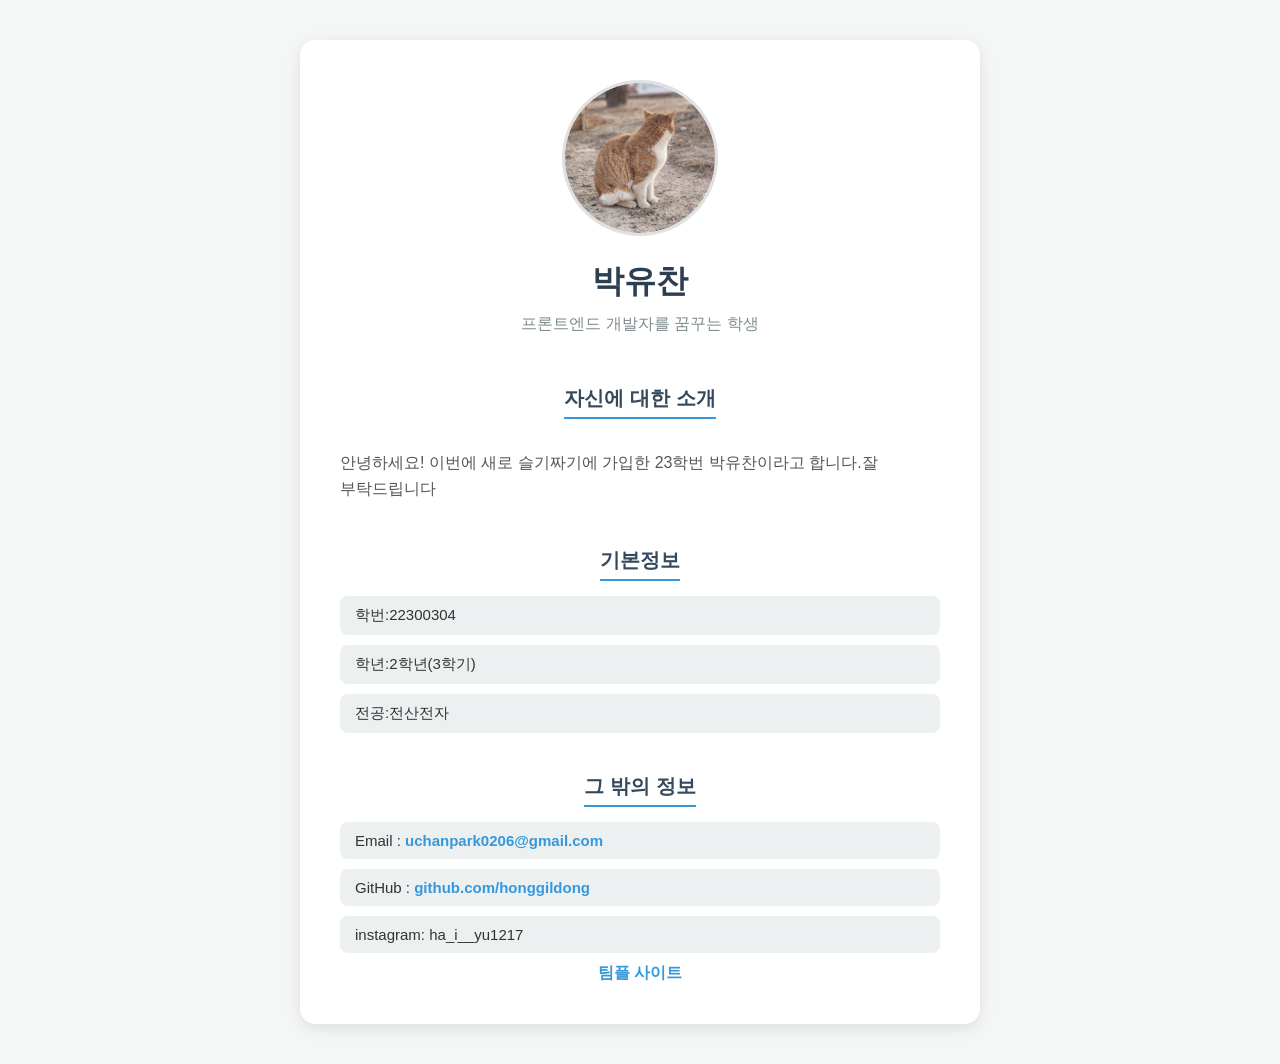
<file: index.html>
<!DOCTYPE html>
<html lang="en">

<head>
    <meta charset="UTF-8">
    <meta name="viewport" content="width=device-width, initial-scale=1.0">
    <title></title>
</head>

<body>
    <!DOCTYPE html>
    <html lang="ko">
    <link href="style.css" rel="stylesheet">

    <head>
        <meta charset="UTF-8">
        <meta name="viewport" content="width=device-width, initial-scale=1.0">
        <title>자기소개 페이지</title>
        <style>
            /* 기본 스타일 초기화 및 배경 설정 */
            body {
                font-family: 'Pretendard', 'Apple SD Gothic Neo', 'Malgun Gothic', sans-serif;
                background-color: #f4f7f6;
                color: #333;
                margin: 0;
                padding: 40px 20px;
                display: flex;
                justify-content: center;
            }

            /* 메인 컨테이너 (div 사용) */
            .profile-container {
                background-color: #ffffff;
                width: 100%;
                max-width: 600px;
                padding: 40px;
                border-radius: 15px;
                box-shadow: 0 4px 15px rgba(0, 0, 0, 0.1);
                text-align: center;
            }

            /* 프로필 이미지 (img 사용) */
            .profile-img {
                width: 150px;
                height: 150px;
                border-radius: 50%;
                object-fit: cover;
                margin-bottom: 20px;
                border: 3px solid #e0e0e0;
            }

            /* 제목 스타일 (h1, h2, h3 사용) */
            h1 {
                margin: 0 0 10px 0;
                color: #2c3e50;
            }

            h2 {
                font-size: 20px;
                color: #34495e;
                border-bottom: 2px solid #3498db;
                display: inline-block;
                padding-bottom: 5px;
                margin-top: 30px;
                margin-bottom: 15px;
            }

            h3 {
                font-size: 16px;
                color: #7f8c8d;
                margin: 0 0 20px 0;
                font-weight: normal;
            }

            /* 본문 (p 사용) */
            p {
                line-height: 1.6;
                color: #555;
                text-align: left;
                word-break: keep-all;
            }

            /* 리스트 스타일 (ul, li 사용) */
            ul {
                list-style-type: none;
                padding: 0;
                margin: 0;
                text-align: left;
            }

            li {
                background-color: #ecf0f1;
                margin-bottom: 10px;
                padding: 10px 15px;
                border-radius: 8px;
                font-size: 15px;
            }

            /* 링크 스타일 (a 사용) */
            a {
                color: #3498db;
                text-decoration: none;
                font-weight: bold;
            }

            a:hover {
                text-decoration: underline;
                color: #2980b9;
            }
        </style>
    </head>

    <body>

        <div class="profile-container">

            <img src="KakaoTalk_20260921_195948992.jpg" alt="프로필 사진" class="profile-img">

            <h1>박유찬</h1>

            <h3>프론트엔드 개발자를 꿈꾸는 학생</h3>

            <h2>자신에 대한 소개</h2>
            <p>안녕하세요! 이번에 새로 슬기짜기에 가입한 23학번 박유찬이라고 합니다.잘 부탁드립니다
            <h2>기본정보</h2>
            <ul>
                <li>학번:22300304</li>
                <li>학년:2학년(3학기)</li>
                <li>전공:전산전자</li>
            </ul>

            <h2>그 밖의 정보</h2>
            <ul>
                <li>Email : <a href="mailto:uchanpark0206@gmail.com">uchanpark0206@gmail.com</a></li>
                <li>GitHub : <a href="https://github.com" target="_blank">github.com/honggildong</a></li>
                <li>instagram: ha_i__yu1217</li>
            </ul>

            <a href="main.html">팀플 사이트</a>

        </div>

    </body>

    </html>
</body>

</html>
</file>
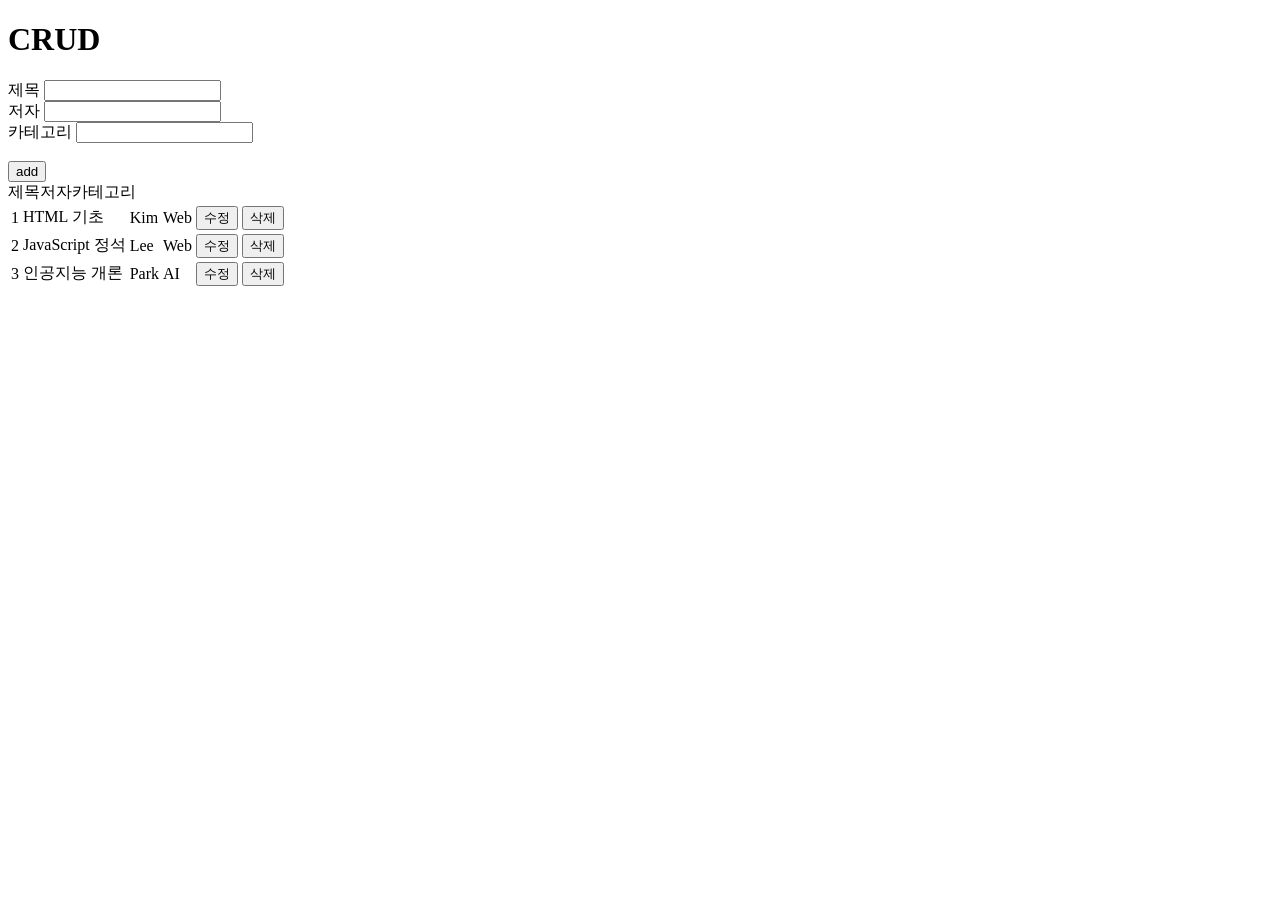
<file: capy.html>
<!DOCTYPE html>
<html lang="en">

<head>
    <meta charset="UTF-8">
    <meta name="viewport" content="width=device-width, initial-scale=1.0">
    <title>Document</title>
</head>

<body>
    <header>
        <h1>CRUD</h1>
    </header>
    <main>
        <div id="input">
            <form>
                <label>제목</label>
                <input type="text" id="title"><br>
                <label>저자</label>
                <input type="text" id="author"><br>
                <label>카테고리</label>
                <input type="text" id="category"><br>

                <br>
                <button type="button" id="add">add</button>
            </form>

        </div>

        <div id="output">
            <table>
                <tr>제목</tr>
                <tr>저자</tr>
                <tr>카테고리</tr>
                <thead id="new_table">
                </thead>
            </table>

        </div>
    </main>
    <footer>

    </footer>

</body>

<script>
    let books = [
        { id: 1, title: "HTML 기초", author: "Kim", category: "Web" },
        { id: 2, title: "JavaScript 정석", author: "Lee", category: "Web" },
        { id: 3, title: "인공지능 개론", author: "Park", category: "AI" }
    ];
    function render() {
        new_table.innerHTML = "";

        books.forEach(b => {
            const tr = document.createElement("tr")//따옴표 필수
            tr.innerHTML = `
            <td>${b.id}</td>
            <td>${b.title}</td>
            <td>${b.author}</td>
            <td>${b.category}</td>
            <td>
                <button  onclick="eBook(${b.id})">수정</button>
                <button  onclick="dBook(${b.id})">삭제</button>
            </td>
            `
            new_table.appendChild(tr);//따옴표 있으면 안됨


        })
    }
    render();
    editid = null;//3.에 사용


    //2.add기능 구현하기
    const title_input = document.getElementById("title");//따옴표 중요!!
    const author_input = document.getElementById("author");
    const category_input = document.getElementById("category");
    newid = 4
    add.addEventListener("click", function () {
        const added_date = {//!!
            id: newid,
            title: title_input.value,
            author: author_input.value,
            category: category_input.value
        };

        if (editid === null) {

            books.push(added_date);
            render();
            newid++;
        }

        else {

            const location = books.findIndex(b => b.id === editid)//!!
            added_date.id = editid
            books[location] = added_date
            add.innerText = "add";
            render();
        };


    })
    //3.수정 기능
    function eBook(num) {
        const book = books.find(b => b.id === num);
        title_input.value = book.title
        author_input.value = book.author
        category_input.value = book.category
        add.innerText = "수정"
        newid = id
        editid = id;

    }
    //4 삭제
    function dBook(id) {
        books = books.filter(b => b.id !== id);
        //없앤 다음의 아이디 -1해야함
        let crnet_id = 1;
        books.forEach(b => {
            b.id = crnet_id;
            crnet_id++;
        });
        newid = books.length + 1;
        render();


    }





</script>

</html>
</file>
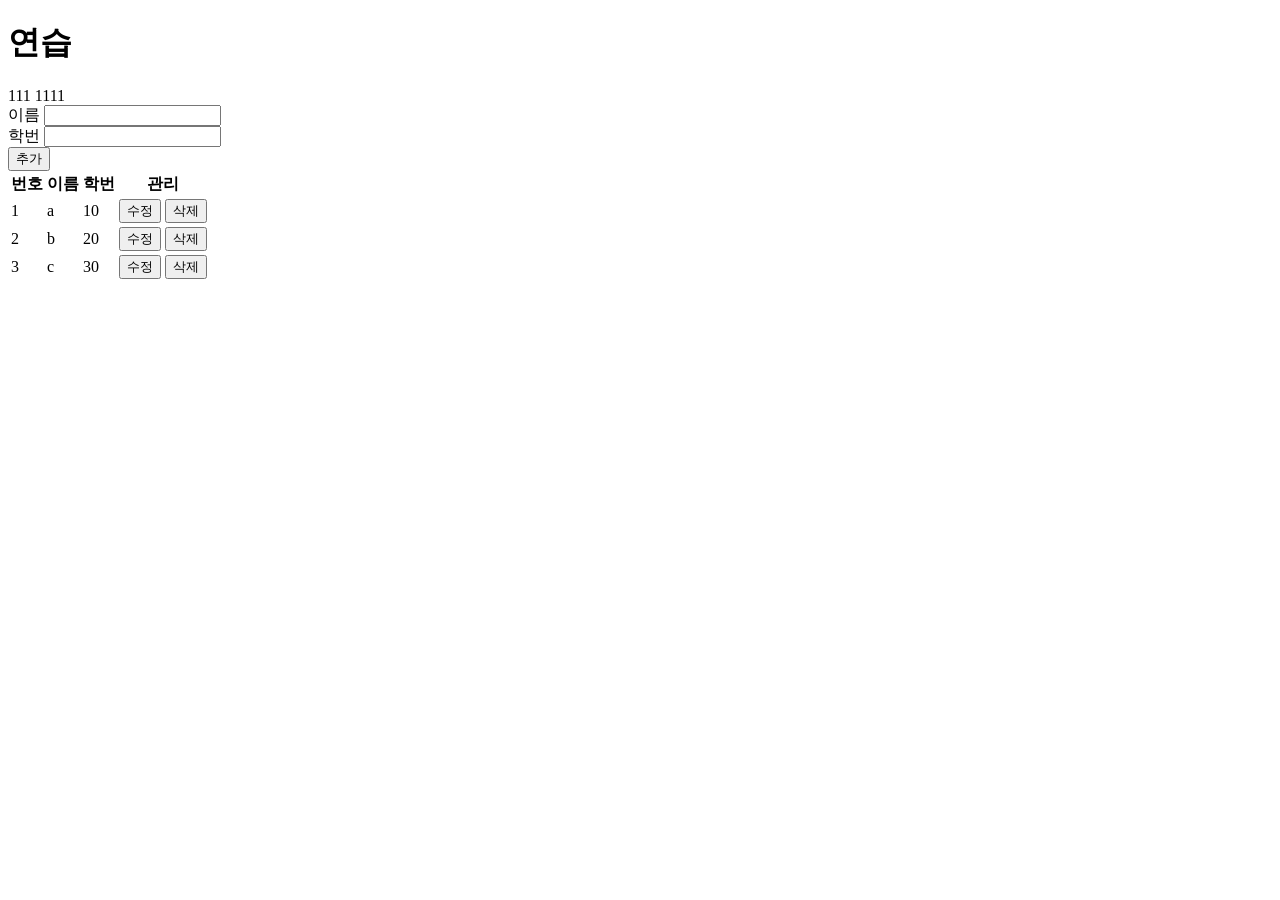
<file: onlyme.html>
<!DOCTYPE html>
<html lang="en">

<head>
    <meta charset="UTF-8">
    <meta name="viewport" content="width=device-width, initial-scale=1.0">
    <title>Document</title>
</head>

<body>
    <h1>연습</h1>
    111 1111
    <form>
        <label>이름</label>
        <input type="text" id="name"><br>
        <label>학번</label>
        <input type="number" id="s_id"><br>
        <button type=button id="add">추가</button>
    </form>
    <table>
        <thead>
            <tr>
                <th>번호</th>
                <th>이름</th>
                <th>학번</th>
                <th>관리</th>

            </tr>

        </thead>
        <tbody id="table">

        </tbody>
    </table>

</body>
<script>
    let ex = [
        { id: 1, name: "a", s_id: 10 },
        { id: 2, name: "b", s_id: 20 },
        { id: 3, name: "c", s_id: 30 }
    ]
    let check = null;
    function render() {//내용들을 볼수 있게하는거
        //따옴표를 자주 까먹음
        //tr을 만들어서 ex값을 table에 넣기
        table.innerHTML = "";
        ex.forEach(b => {
            const tr = document.createElement("tr");//
            tr.innerHTML = `
            <td>${b.id}</td>
            <td>${b.name}</td>
            <td>${b.s_id}</td>
            <td>
                <button onclick="e(${b.id})">수정</button>
                <button onclick="d(${b.id})">삭제</button>
            </td>
            `;//onclick="함수명(${b.id})"
            table.appendChild(tr);//
        }
        )
        check = null; //수정의 의 결로로 들어온 값인지 아님 저장하려는 값이니 확인하기 위한
    }




    const namein = document.getElementById("name");//따옴표!!
    const Sidin = document.getElementById("s_id");
    let line = 4;


    add.addEventListener("click", function () {//폼의 추가 버튼을 누르면 form에 있는 단어들이 배열에 들어간다.
        //폼에 있는 값들을 배열에 넣기
        //새로운 대이터를 집어넣게 위해 새로운 데이터 뭉치를 만들어서 그걸 다시 기존 대이터에 저장하기
        const new_data = {//폼에 있는 데이터를 넣어준 배열
            name: namein.value,
            s_id: Sidin.value
        }
        if (check === null) {
            new_data.id = line;
            ex.push(new_data);
            render();
            line++;
        }
        else {
            const location = ex.findIndex(b => b.id === check)
            new_data.id = check;
            //ex[location].id = check;
            ex[location] = new_data;
            render();
            check = null;
            add.innerText = "저장"

        }
    })
    /* add.addEventListener("click",function(){//폼의 추가 버튼을 누르면 form에 있는 단어들이 배열에 들어간다.
        //폼에 있는 값들을 배열에 넣기
        //새로운 대이터를 집어넣게 위해 새로운 데이터 뭉치를 만들어서 그걸 다시 기존 대이터에 저장하기
        const new_data={//폼에 있는 데이터를 넣어준 배열
            name:namein.value,
            s_id:Sidin.value
        }
        new_data.id = line;
        ex.push(new_data);
        render();
        line++;
    })*/





    //수정
    //버튼에 onclick="힘수명()"
    function e(n) {
        add.innerText = "수정"
        //해당 아이디에 있는값 = >폼으로
        //n이 해당한 부분을 찾기
        const target = ex.find(b => b.id == n);
        namein.value = target.name;
        Sidin.value = target.s_id;
        //그리고 폼으로 올린 내용들을 다시 그 장소에 넣는다
        check = n;
    }
    render();
    //삭제
    function d(n) {
        ex = ex.filter(b => b.id != n);
        render();



    }
</script>


</html>
</file>
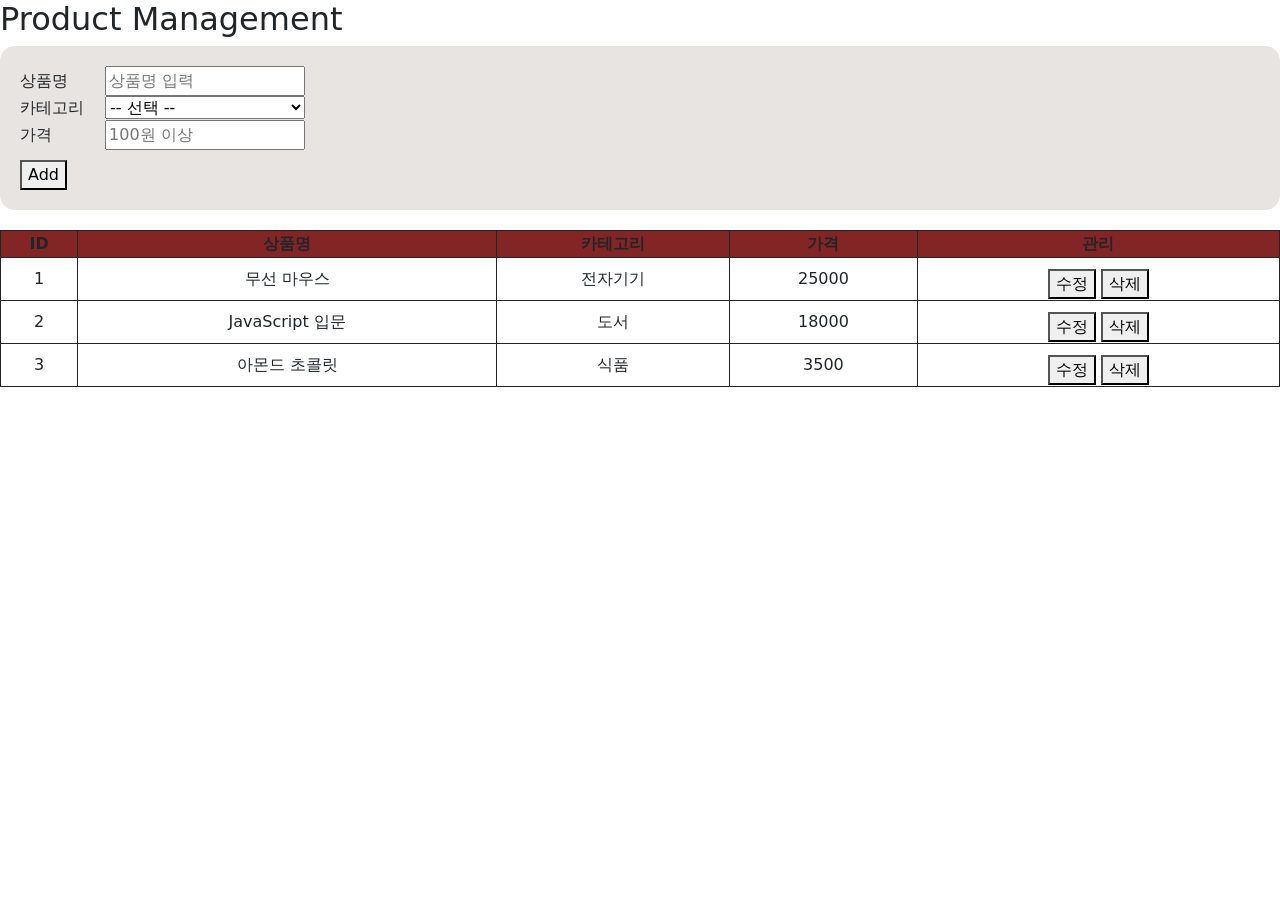
<file: rensuu.html>
<!DOCTYPE html>
<html lang="ko">

<head>
    <meta charset="UTF-8">
    <title>실습시험 - 상품 관리 CRUD</title>
    <link href="https://cdn.jsdelivr.net/npm/bootstrap@5.3.8/dist/css/bootstrap.min.css" rel="stylesheet">
    <style>
        form {
            background-color: rgb(231, 228, 225);
            padding: 20px;
            border-radius: 15px;
        }



        label {
            width: 80px;

        }



        input,
        select {

            width: 200px;
        }

        button {
            margin-top: 10px;

        }

        table {
            width: 100%;
            border-collapse: collapse;
            margin-top: 20px;
        }

        th,
        td {
            border: 1px solid;
            text-align: center;
        }

        th {
            background-color: #842525;
        }
    </style>
</head>

<body>

    <h2>Product Management</h2>

    <!-- 입력 영역 -->
    <form id="productForm">
        <div class="form-group">
            <label for="pName">상품명</label>
            <input type="text" id="pName" placeholder="상품명 입력">
        </div>
        <div class="form-group">
            <label for="pCategory">카테고리</label>
            <select id="pCategory">
                <option value="">-- 선택 --</option>
                <option value="전자기기">전자기기</option>
                <option value="도서">도서</option>
                <option value="식품">식품</option>
            </select>
        </div>
        <div class="form-group">
            <label for="pPrice">가격</label>
            <input type="number" id="pPrice" placeholder="100원 이상">
        </div>
        <button id="submitBtn">Add</button>
    </form>

    <!-- 출력 영역 -->
    <table>
        <thead>
            <tr>
                <th>ID</th>
                <th>상품명</th>
                <th>카테고리</th>
                <th>가격</th>
                <th>관리</th>
            </tr>
        </thead>
        <tbody id="productList">
            <!-- 여기에 데이터가 렌더링됩니다 -->
        </tbody>
    </table>

    <script>
        // 초기 데이터
        let products = [
            { id: 1, name: "무선 마우스", category: "전자기기", price: 25000 },
            { id: 2, name: "JavaScript 입문", category: "도서", price: 18000 },
            { id: 3, name: "아몬드 초콜릿", category: "식품", price: 3500 }
        ];

        let nextId = 4;       // 새로 추가될 데이터의 ID
        let editId = null;    // 현재 수정 중인 데이터의 ID (null이면 추가 모드)

        // DOM 요소 참조
        const nameInput = document.getElementById("pName");
        const categoryInput = document.getElementById("pCategory");
        const priceInput = document.getElementById("pPrice");
        const submitBtn = document.getElementById("submitBtn");
        const productList = document.getElementById("productList");

        window.onload = function () {
            render();
            submitBtn.addEventListener("click", handleSave);
        };

        // [문제 1] 화면 출력 함수 (Read)
        function render() {
            // tr을 만들어서 기존에 있던 데이터들을 하나하나 넣는다, 그리는 과정임!! 기존 데이터에 데이터 넣는거 아님!!! 보이기만 하는거임!!
            productList.innerHTML = "";
            products.forEach(b => {
                const tr = document.createElement("tr");//createElement이름 헷갈림, 반복문 안에 있어야함
                tr.innerHTML = `
        <td>${b.id}</td>
        <td>${b.name}</td>
        <td>${b.category}</td>
        <td>${b.price}</td>
        <td>
            <button onclick="startEdit(${b.id})" >수정</button>
            <button onclick="deleteProduct(${b.id})" >삭제</button>
        </td>
        `
                productList.appendChild(tr);//반목문 안에 있어야함
            })
            //


        }
        render();





        // [문제 2] 유효성 검사 함수 (Validation)
        function validateForm() {
            // TODO 2: 요구사항의 3가지 Validation 조건을 구현하시오. (통과 시 true 반환)
            if (nameInput.value.trim() === "") {
                alert("값을 넣어");
                nameInput.focus();
                return false;


            }
            else if (categoryInput.value.trim() === "") {
                alert("값을 넣어");
                categoryInput.focus();
                return false;

            }
            else if (priceInput.value.trim() === "") {
                alert("값을 넣어");
                priceInput.focus();
                return false;


            }
            else if ((Number(priceInput.value) < 100)) {
                alert("값을 넣어");
                priceInput.focus();
                return false;


            }
            return true;
        }

        /* submitBtn.addEventListener("click", function () {
             //새로운 대이터를 만들고 새로 만들어진 그 대이터에 표의 데이터를 저장하고 기존데이터에 통째로 넣음!!
             if (!validateInput()) return;
             let new_date = {
                 name: nameInput.value,
                 category: categoryInput.value,
                 price: priceInput.value
             }
             if (editId === null) {
                 new_date.id = nextId;
                 products.push(new_date)
                 render();
                 nextId++;
             }
             else {
                 new_date.id = editId;
                 products[editId-1] =new_date;
                 render();
                 submitBtn.innerText = "add";
                 editId = null;
 
 
             }
         
         })*/

        // [문제 3] 데이터 추가 및 수정 저장 함수 (Create & Update)
        function handleSave() {
            if (!validateForm()) return;
            if (!validateInput()) return;
            let new_date = {
                name: nameInput.value,
                category: categoryInput.value,
                price: priceInput.value
            }
            if (editId === null) {
                new_date.id = nextId;
                products.push(new_date)
                render();
                nextId++;
            }
            else {
                new_date.id = editId;
                products[editId - 1] = new_date;
                render();
                submitBtn.innerText = "add";
                editId = null;


            }


            // TODO 3: editId가 null이면 배열에 새 객체 추가(Create), 아니면 기존 객체 찾아서 값 수정(Update)
            // 처리 후 입력창 초기화, editId = null, 버튼 텍스트 "Add"로 복구, render() 호출

        }

        // [문제 4] 수정 모드 진입 함수 (Update 준비)
        function startEdit(id) {
            // TODO 4: 배열에서 id가 일치하는 데이터를 찾아 input에 값을 채우고, editId 설정 및 버튼 텍스트를 "저장"으로 변경하시오.
            //해당 아이디에 있는 값들이 표에 들어가게하기
            //>>해당아이디의 정보들을 담을 수 있는 새로운 변수 선언
            edit_data = products.find(b => b.id == id);//{} 이런 식으로 결과가 나옴!!

            //해당 아이디에 해당하는 정보들이 edit_data라는 변수에 
            nameInput.value = edit_data.name
            categoryInput.value = edit_data.category
            priceInput.value = edit_data.price
            submitBtn.innerText = "수정";
            editId = id;
        }

        // [문제 5] 데이터 삭제 함수 (Delete)
        function deleteProduct(id) {
            // TODO 5: confirm() 확인 후 배열에서 해당 id 데이터를 삭제하고 render()를 호출하시오.
            products = products.filter(b => b.id != id);//filter의 사용법 {}넣으면 안됨
            //filter은 배열 형식으로 리턴됨
            render();

        }
    </script>
</body>

</html>
</file>
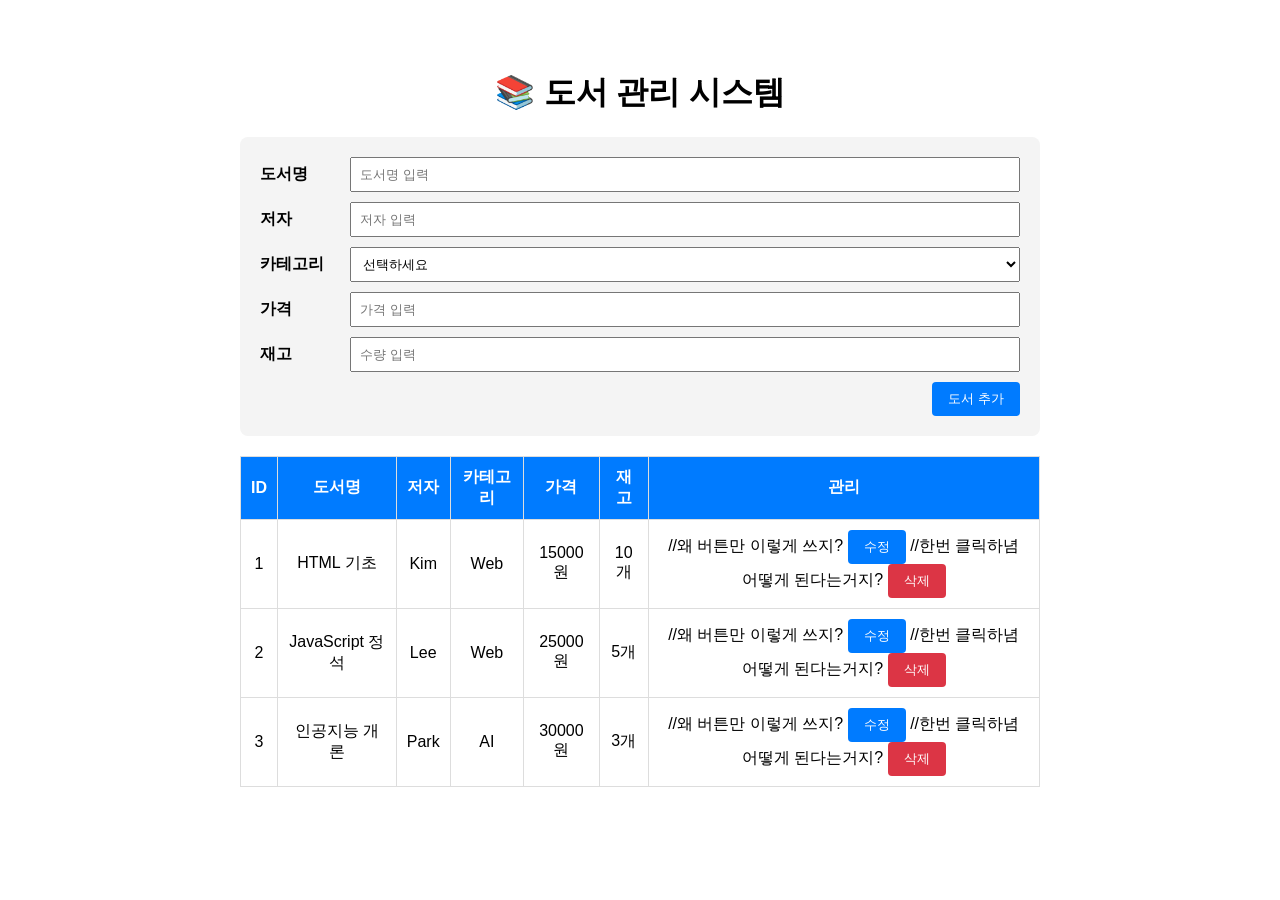
<file: text.html>
<!DOCTYPE html>
<html lang="ko">

<head>
    <meta charset="UTF-8">
    <title>도서 관리 시스템</title>
    <style>
        body {
            font-family: sans-serif;
            max-width: 800px;
            margin: 30px auto;
            padding: 20px;
        }

        h1 {
            text-align: center;
        }

        .form-container {
            background: #f4f4f4;
            padding: 20px;
            border-radius: 8px;
            margin-bottom: 20px;
        }

        .form-group {
            display: flex;
            gap: 10px;
            margin-bottom: 10px;
            align-items: center;
        }

        .form-group label {
            width: 80px;
            font-weight: bold;
        }

        .form-group input,
        .form-group select {
            flex: 1;
            padding: 8px;
        }

        button {
            padding: 8px 16px;
            cursor: pointer;
            background: #007BFF;
            color: white;
            border: none;
            border-radius: 4px;
        }

        button:hover {
            background: #0056b3;
        }

        button.danger {
            background: #dc3545;
        }

        button.danger:hover {
            background: #c82333;
        }

        table {
            width: 100%;
            border-collapse: collapse;
            text-align: center;
        }

        th,
        td {
            border: 1px solid #ddd;
            padding: 10px;
        }

        th {
            background-color: #007BFF;
            color: white;
        }
    </style>
</head>

<body>

    <h1>📚 도서 관리 시스템</h1>

    <div class="form-container">
        <!-- 5개의 입력 필드 -->
        <div class="form-group">
            <label>도서명</label>
            <input type="text" id="title" placeholder="도서명 입력">
        </div>
        <div class="form-group">
            <label>저자</label>
            <input type="text" id="author" placeholder="저자 입력">
        </div>
        <div class="form-group">
            <label>카테고리</label>
            <select id="category">
                <option value="">선택하세요</option>
                <option value="Web">Web</option>
                <option value="AI">AI</option>
                <option value="Novel">Novel</option>
            </select>
        </div><!--form-container끝-->

        <div class="form-group">
            <label>가격</label>
            <input type="number" id="price" placeholder="가격 입력" min="0">
        </div>
        <div class="form-group">
            <label>재고</label>
            <input type="number" id="stock" placeholder="수량 입력" min="1">
        </div>
        <div style="text-align: right;">
            <button id="saveBtn">도서 추가</button>
        </div>
    </div>

    <table>
        <thead>
            <tr>
                <th>ID</th>
                <th>도서명</th>
                <th>저자</th>
                <th>카테고리</th>
                <th>가격</th>
                <th>재고</th>
                <th>관리</th>
            </tr>
        </thead>
        <tbody id="bookTableBody">
            <!-- 데이터가 렌더링 되는 곳 -->
        </tbody>
    </table>

    <script>
        // STEP 3: 초기 데이터 배열 구성
        let books = [
            { id: 1, title: "HTML 기초", author: "Kim", category: "Web", price: 15000, stock: 10 },
            { id: 2, title: "JavaScript 정석", author: "Lee", category: "Web", price: 25000, stock: 5 },
            { id: 3, title: "인공지능 개론", author: "Park", category: "AI", price: 30000, stock: 3 }
        ];

        let nextId = 4; // 다음 추가될 데이터의 ID
        let editId = null; // 현재 수정 중인 데이터의 ID (null이면 추가 모드)

        // DOM 요소
        const titleInput = document.getElementById('title');
        const authorInput = document.getElementById('author');
        const categoryInput = document.getElementById('category');
        const priceInput = document.getElementById('price');
        const stockInput = document.getElementById('stock');
        const saveBtn = document.getElementById('saveBtn');
        const bookTableBody = document.getElementById('bookTableBody');

        // STEP 6: 화면 갱신 함수 (Read)
        function render() {
            bookTableBody.innerHTML = ''; // 기존 내용 지우기


            books.forEach(book => {
                const tr = document.createElement('tr');//아래의 표시되는 것만 변경됨
                tr.innerHTML = `
                    <td>${book.id}</td>
                    <td>${book.title}</td>
                    <td>${book.author}</td>
                    <td>${book.category}</td>
                    <td>${book.price}원</td>
                    <td>${book.stock}개</td>
                    <td>                 //왜 버튼만 이렇게 쓰지?
                        <button onclick="editBook(${book.id})">수정</button>  //한번 클릭하념 어떻게 된다는거지?
                        <button class="danger" onclick="deleteBook(${book.id})">삭제</button>
                    </td>
                `;
                bookTableBody.appendChild(tr);//북테이블 바디에 tr이라는 요소를 생성하고 넣는건가?
            });
        }

        // STEP 9: Validation 검사
        function validateInput() {
            // 1. 필수 입력값 확인 (도서명 빈칸)
            if (titleInput.value.trim() === "") {
                alert("도서명을 입력하세요.");
                titleInput.focus();
                return false;
            }
            // 2. Select 선택 여부 확인
            if (categoryInput.value === "") {
                alert("카테고리를 선택하세요.");
                categoryInput.focus();
                return false;
            }
            // 3. 숫자 범위 확인 (가격이 0 미만인지)
            if (priceInput.value === "" || parseInt(priceInput.value) < 0) {
                alert("올바른 가격을 입력하세요 (0원 이상).");
                priceInput.focus();
                return false;
            }
            return true;
        }

        // 입력 폼 초기화 함수  >>어디다 쓰지?

        function resetForm() {
            titleInput.value = '';
            authorInput.value = '';
            categoryInput.value = '';
            priceInput.value = '';
            stockInput.value = '';
            editId = null;
            saveBtn.innerText = '도서 추가';
        }

        // STEP 5 & 7: 데이터 추가 및 수정 (Create / Update)
        saveBtn.addEventListener('click', function () {
            if (!validateInput()) return; // 유효성 검사 통과

            const bookData = {
                title: titleInput.value.trim(),
                author: authorInput.value.trim() || '미상',// 왼쪽 값이 비었다면 오른쪽 값을 넣어라
                category: categoryInput.value,
                price: parseInt(priceInput.value),
                stock: parseInt(stockInput.value) || 1
            };

            if (editId === null) {//edit함수 어디서 나왔지?
                // 추가 모드 (Create)
                bookData.id = nextId++;
                books.push(bookData); // 배열에 추가 >>.push
            } else {
                // 수정 모드 (Update)
                const index = books.findIndex(b => b.id === editId);//.findindex
                bookData.id = editId; // 기존 ID 유지
                books[index] = bookData; // 배열 수정
            }

            render(); // 화면 갱신
            resetForm(); // 폼 초기화
        });

        // STEP 7: 수정 버튼 클릭 시 폼에 데이터 표시 (Update 준비)
        window.editBook = function (id) { //window.editBook은 뭐냐?
            const book = books.find(b => b.id === id); // 배열에서 데이터 찾기 >> 찾는 원리 모름
            if (book) { //이건 무슨의미지? 
                titleInput.value = book.title;
                authorInput.value = book.author;
                categoryInput.value = book.category;
                priceInput.value = book.price;
                stockInput.value = book.stock;

                editId = id; // 현재 수정 중인 ID 저장
                saveBtn.innerText = '도서 수정완료';
            }
        };

        // STEP 8: 데이터 삭제 (Delete)
        window.deleteBook = function (id) {
            if (confirm("정말로 삭제하시겠습니까?")) {
                // 배열에서 해당 ID를 가진 데이터를 제외하고 새로운 배열 생성
                books = books.filter(b => b.id !== id);
                render(); // 화면 다시 그리기
            }
        };

        // 페이지 최초 실행 시 렌더링 >>>안하면 어떻게 되지?

        window.onload = render;//>>시작시 렌더하라는 뜻인가?

    </script>
</body>

</html>
</file>
<file: style.css>
body {
    font-family: 'Pretendard', 'Apple SD Gothic Neo', 'Malgun Gothic', sans-serif;
    background-color: #f4f7f6;
    color: #333;
    margin: 0;
    padding: 40px 20px;
    display: flex;
    justify-content: center;
}

/* 메인 컨테이너 (div 사용) */
.profile-container {
    background-color: #ffffff;
    width: 100%;
    max-width: 600px;
    padding: 40px;
    border-radius: 15px;
    box-shadow: 0 4px 15px rgba(0, 0, 0, 0.1);
    text-align: center;
}

/* 프로필 이미지 (img 사용) */
.profile-img {
    width: 150px;
    height: 150px;
    border-radius: 50%;
    object-fit: cover;
    margin-bottom: 20px;
    border: 3px solid #e0e0e0;
}

/* 제목 스타일 (h1, h2, h3 사용) */
h1 {
    margin: 0 0 10px 0;
    color: #2c3e50;
}

h2 {
    font-size: 20px;
    color: #34495e;
    border-bottom: 2px solid #3498db;
    display: inline-block;
    padding-bottom: 5px;
    margin-top: 30px;
    margin-bottom: 15px;
}

h3 {
    font-size: 16px;
    color: #7f8c8d;
    margin: 0 0 20px 0;
    font-weight: normal;
}

/* 본문 (p 사용) */
p {
    line-height: 1.6;
    color: #555;
    text-align: left;
    word-break: keep-all;
}

/* 리스트 스타일 (ul, li 사용) */
ul {
    list-style-type: none;
    padding: 0;
    margin: 0;
    text-align: left;
}

li {
    background-color: #ecf0f1;
    margin-bottom: 10px;
    padding: 10px 15px;
    border-radius: 8px;
    font-size: 15px;
}

/* 링크 스타일 (a 사용) */
a {
    color: #3498db;
    text-decoration: none;
    font-weight: bold;
}

a:hover {
    text-decoration: underline;
    color: #2980b9;
}
</file>
